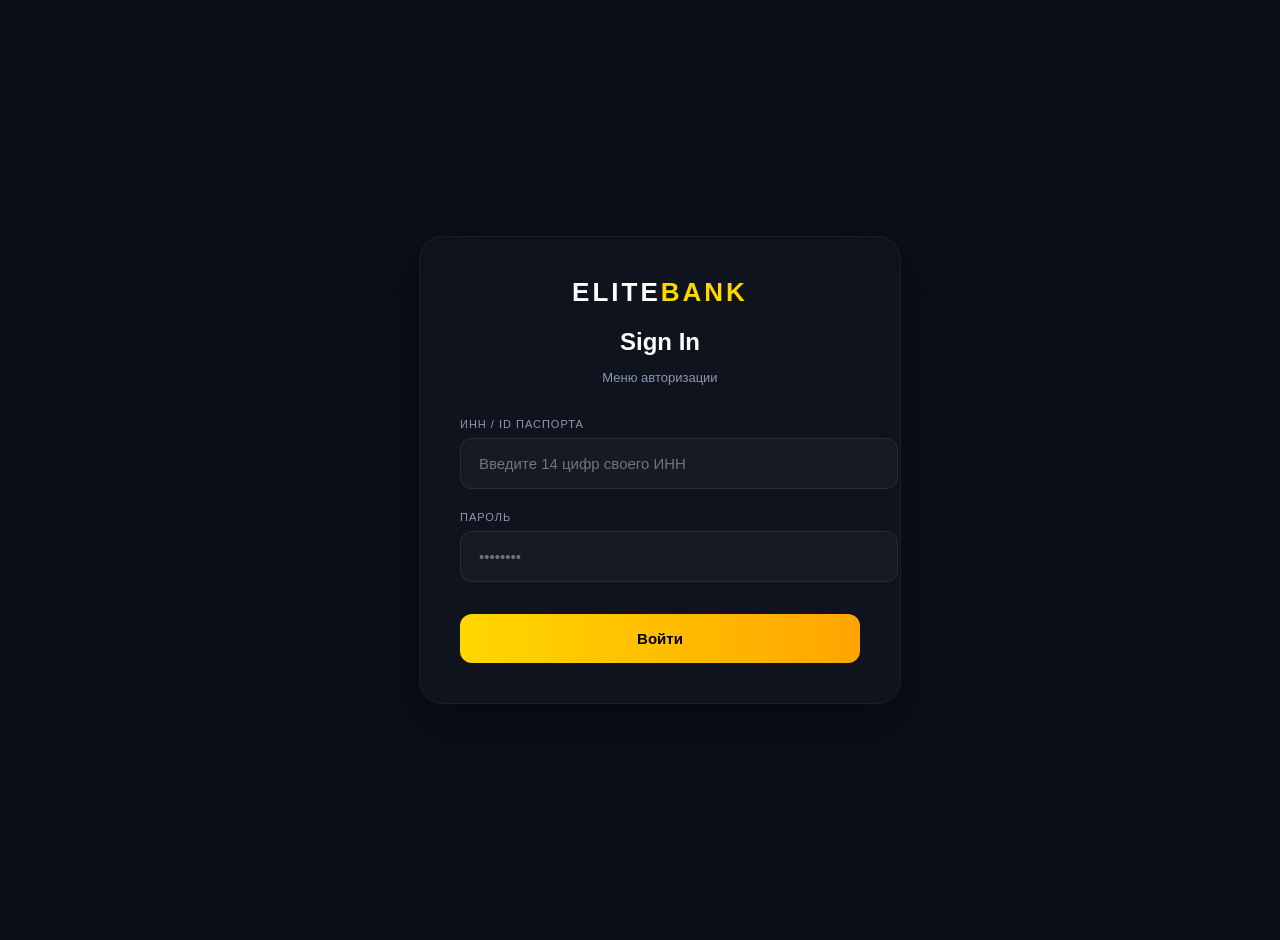
<file: index.html>
<!DOCTYPE html>
<html lang="en">
<head>
    <meta charset="UTF-8">
    <title>Elite Bank — Sign In</title>
    <link rel="stylesheet" href="style.css">
</head>
<body class="auth-body">


    <main class="login-wrapper">
        

        <div class="auth-card">
            
          
            <div class="auth-logo">ELITE<span>BANK</span></div>
            
            <h2>Sign In</h2>
            <p class="auth-subtitle">Меню авторизации</p>

          
<form action="glavnaya.html" method="get" class="auth-form">
    
   
    <div class="input-group">
        <label for="inn-field">ИНН / ID паспорта</label>
        <input type="text" id="inn-field" placeholder="Введите 14 цифр своего ИНН" required autocomplete="off">
    </div>

    <div class="input-group">
        <label for="pass-field">Пароль</label>
        <input type="password" id="pass-field" placeholder="••••••••" required>
    </div>

    <button type="submit" class="submit-auth-btn">
        Войти
    </button>

</form>

        </div>
    </main>

</body>
</html>
</file>
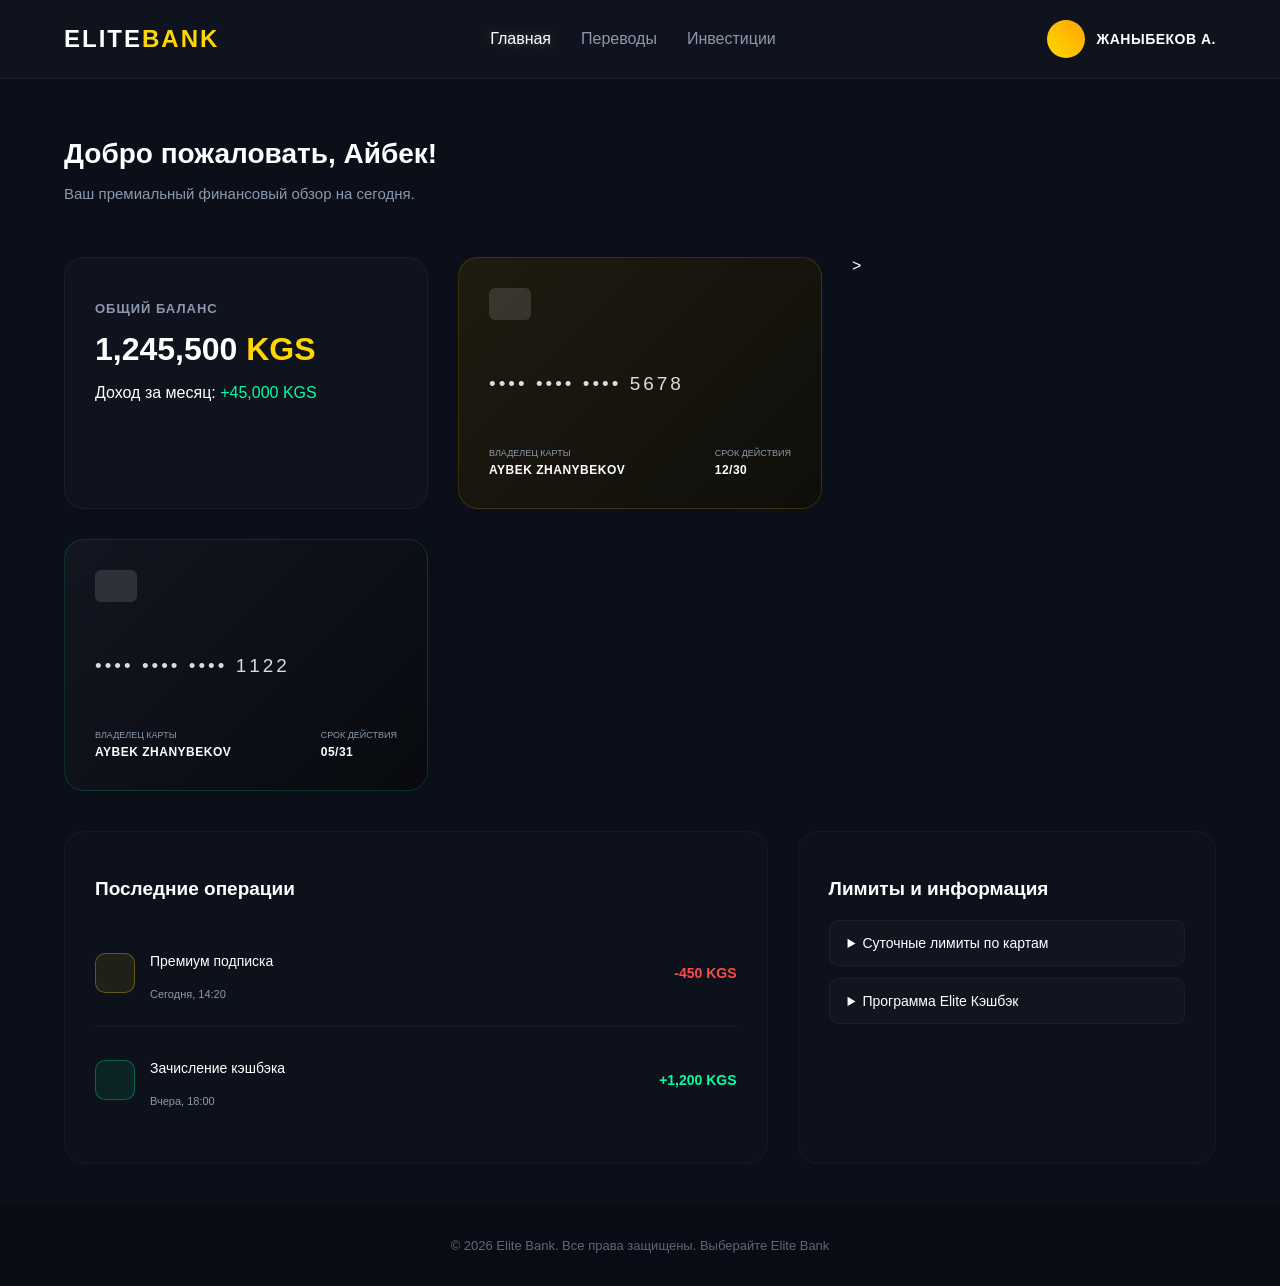
<file: glavnaya.html>
<!DOCTYPE html>
<html lang="en">
<head>
    <meta charset="UTF-8">
    <title>Elite Bank — Панель управления</title>
    <link rel="stylesheet" href="style.css">
</head>
<body>

  
    <header class="header">
        <div class="logo">ELITE<span>BANK</span></div>
        <nav class="nav">
            <a href="glavnaya.html" class="nav-link active">Главная</a>
            <a href="perevod.html" class="nav-link">Переводы</a>
            <a href="invest.html" class="nav-link">Инвестиции</a>
        </nav>
        <div class="user-profile">
            <div class="avatar"></div>
       
            <a href="index.html" class="logout-link" title="Выйти из аккаунта">
                <span class="user-name">ЖАНЫБЕКОВ А.</span>
            </a>
        </div>
    </header>


    <main class="main-container">

       
        <div class="welcome-block">
            <h1>Добро пожаловать, Айбек!</h1>
            <p>Ваш премиальный финансовый обзор на сегодня.</p>
        </div>

       
        <section class="grid-section">
            
      
            <div class="card balance-card">
                <h3>Общий баланс</h3>
                <div class="amount">1,245,500 <span>KGS</span></div>
                <div class="balance-info">
                    <p>Доход за месяц: <span class="green">+45,000 KGS</span></p>
                </div>
            </div>

           
            <div class="card bank-card gold">
                <div class="card-chip"></div>
                <div class="card-number">•••• •••• •••• 5678</div>
                <div class="card-footer">
                    <div>
                        <span class="label">ВЛАДЕЛЕЦ КАРТЫ</span>
                        <span class="val">AYBEK ZHANYBEKOV</span>
                    </div>
                    <div>
                        <span class="label">СРОК ДЕЙСТВИЯ</span>
                        <span class="val">12/30</span>
                    </div>
                </div>
            </div>

        >
            <div class="card bank-card black">
                <div class="card-chip"></div>
                <div class="card-number">•••• •••• •••• 1122</div>
                <div class="card-footer">
                    <div>
                        <span class="label">ВЛАДЕЛЕЦ КАРТЫ</span>
                        <span class="val">AYBEK ZHANYBEKOV</span>
                    </div>
                    <div>
                        <span class="label">СРОК ДЕЙСТВИЯ</span>
                        <span class="val">05/31</span>
                    </div>
                </div>
            </div>

        </section>

      
        <section class="flex-section">
            
            
            <div class="history-block">
                <h2>Последние операции</h2>
                
                <div class="transaction">
                    <div class="tx-info">
                        <div class="tx-icon sub"></div>
                        <div>
                            <h4>Премиум подписка</h4>
                            <p>Сегодня, 14:20</p>
                        </div>
                    </div>
                    <span class="tx-amount minus">-450 KGS</span>
                </div>

                <div class="transaction">
                    <div class="tx-info">
                        <div class="tx-icon ref"></div>
                        <div>
                            <h4>Зачисление кэшбэка</h4>
                            <p>Вчера, 18:00</p>
                        </div>
                    </div>
                    <span class="tx-amount plus">+1,200 KGS</span>
                </div>
            </div>

         
            <div class="info-block">
                <h2>Лимиты и информация</h2>
                
              
                <details class="accordion">
                    <summary>Суточные лимиты по картам</summary>
                    <p>Лимит на снятие наличных: 500,000 KGS в день. Онлайн-покупки: Без ограничений с премиальным статусом безопасности.</p>
                </details>
                
                <details class="accordion">
                    <summary>Программа Elite Кэшбэк</summary>
                    <p>Получайте до 5% кэшбэка в категории «IT и Образование», 3% на транспорт и 1% на все остальные покупки.</p>
                </details>
            </div>

        </section>

    </main>


    <footer class="footer">
        <p> &copy; 2026 Elite Bank. Все права защищены. Выберайте Elite Bank</p>
    </footer>

</body>
</html>
</file>
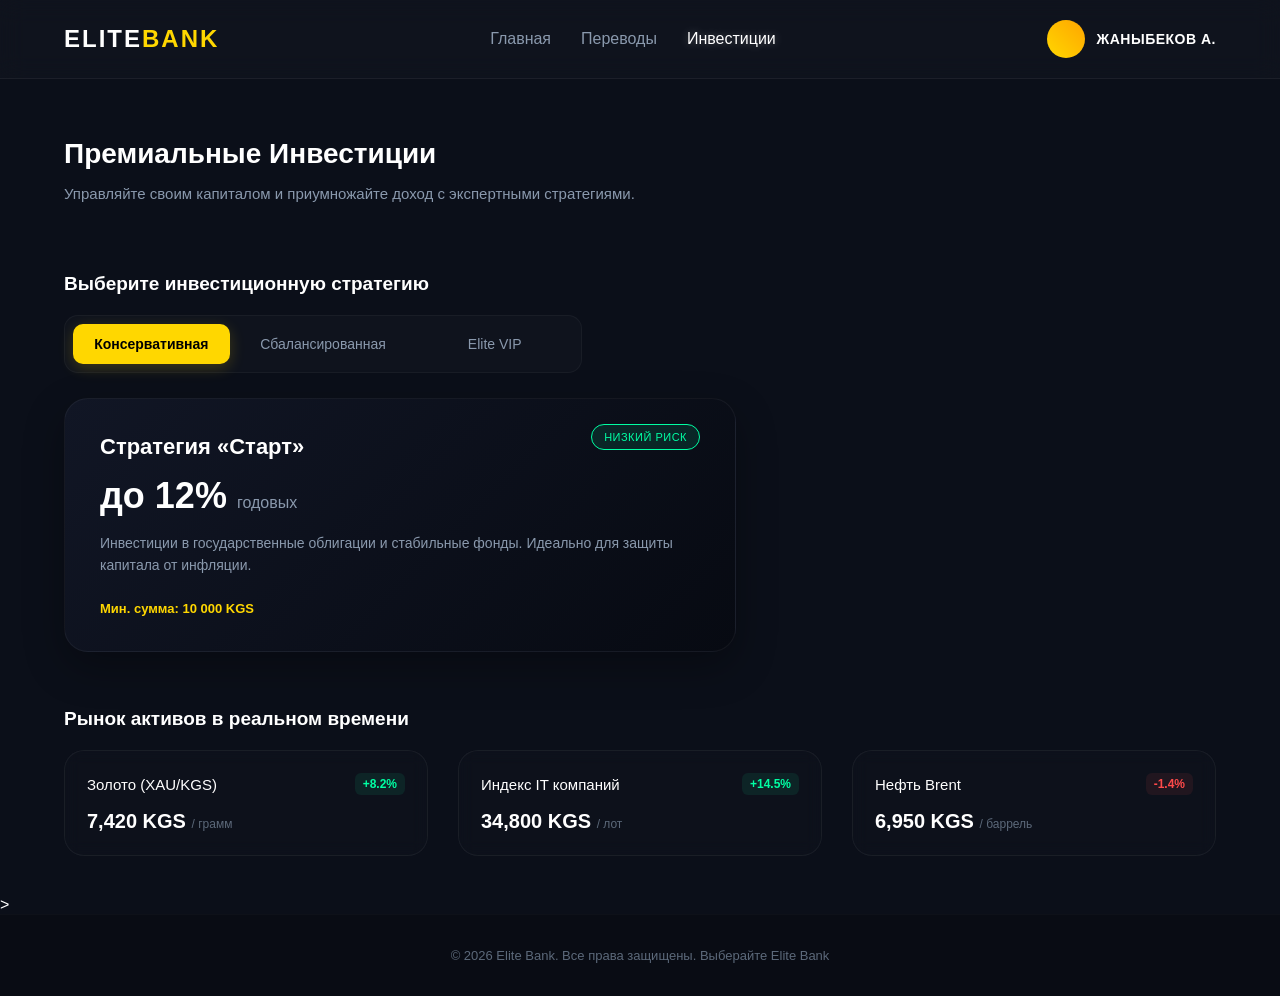
<file: invest.html>
<!DOCTYPE html>
<html lang="en">
<head>
    <meta charset="UTF-8">
    <title>Elite Bank — Инвестиции</title>
    <link rel="stylesheet" href="style.css">
</head>
<body>
    <header class="header">
        <div class="logo">ELITE<span>BANK</span></div>
        <nav class="nav">
            <a href="glavnaya.html" class="nav-link">Главная</a>
            <a href="perevod.html" class="nav-link">Переводы</a>
            <a href="invest.html" class="nav-link active">Инвестиции</a>
        </nav>
        <div class="user-profile">
            <div class="avatar"></div>
            <a href="index.html" class="logout-link" title="Выйти">
                <span class="user-name">ЖАНЫБЕКОВ А.</span>
            </a>
        </div>
    </header>


    <main class="main-container">

        <div class="welcome-block">
            <h1>Премиальные Инвестиции</h1>
            <p>Управляйте своим капиталом и приумножайте доход с экспертными стратегиями.</p>
        </div>

      
        <section class="tabs-section">
            <h2>Выберите инвестиционную стратегию</h2>
            
         
            <input type="radio" name="tariff-tab" id="tab-start" checked class="tab-switch">
            <input type="radio" name="tariff-tab" id="tab-balance" class="tab-switch">
            <input type="radio" name="tariff-tab" id="tab-vip" class="tab-switch">

            <div class="tab-buttons">
                <label for="tab-start" class="tab-btn">Консервативная</label>
                <label for="tab-balance" class="tab-btn">Сбалансированная</label>
                <label for="tab-vip" class="tab-btn">Elite VIP</label>
            </div>


            <div class="tab-content-wrapper">
                
                <div class="tariff-card content-start">
                    <div class="tariff-badge">Низкий риск</div>
                    <h3>Стратегия «Старт»</h3>
                    <div class="yield">до 12% <span>годовых</span></div>
                    <p>Инвестиции в государственные облигации и стабильные фонды. Идеально для защиты капитала от инфляции.</p>
                    <div class="min-amount">Мин. сумма: 10 000 KGS</div>
                </div>

                <div class="tariff-card content-balance">
                    <div class="tariff-badge silver">Средний риск</div>
                    <h3>Стратегия «Баланс»</h3>
                    <div class="yield">до 24% <span>годовых</span></div>
                    <p>Портфель из акций крупнейших технологических компаний (IT) и золота. Оптимальное соотношение риска и доходности.</p>
                    <div class="min-amount">Мин. сумма: 50 000 KGS</div>
                </div>

                <div class="tariff-card content-vip">
                    <div class="tariff-badge gold">Высокий доход</div>
                    <h3>Стратегия «Elite VIP»</h3>
                    <div class="yield">до 45% <span>годовых</span></div>
                    <p>Высокодоходные инвестиционные инструменты, венчурные фонды и криптоактивы под управлением ИИ.</p>
                    <div class="min-amount">Мин. сумма: 200 000 KGS</div>
                </div>

            </div>
        </section>

    
        <section class="assets-section">
            <h2>Рынок активов в реальном времени</h2>
            
            <div class="grid-section">
                
           
                <div class="card asset-card">
                    <div class="asset-header">
                        <h4>Золото (XAU/KGS)</h4>
                        <span class="trend plus">+8.2%</span>
                    </div>
                    <div class="asset-price">7,420 KGS <span class="unit">/ грамм</span></div>
                </div>

                <div class="card asset-card">
                    <div class="asset-header">
                        <h4>Индекс IT компаний</h4>
                        <span class="trend plus">+14.5%</span>
                    </div>
                    <div class="asset-price">34,800 KGS <span class="unit">/ лот</span></div>
                </div>


                <div class="card asset-card">
                    <div class="asset-header">
                        <h4>Нефть Brent</h4>
                        <span class="trend minus">-1.4%</span>
                    </div>
                    <div class="asset-price">6,950 KGS <span class="unit">/ баррель</span></div>
                </div>

            </div>
        </section>

    </main>

>
    <footer class="footer">
        <p> &copy; 2026 Elite Bank. Все права защищены. Выберайте Elite Bank</p>
    </footer>

</body>
</html>
</file>
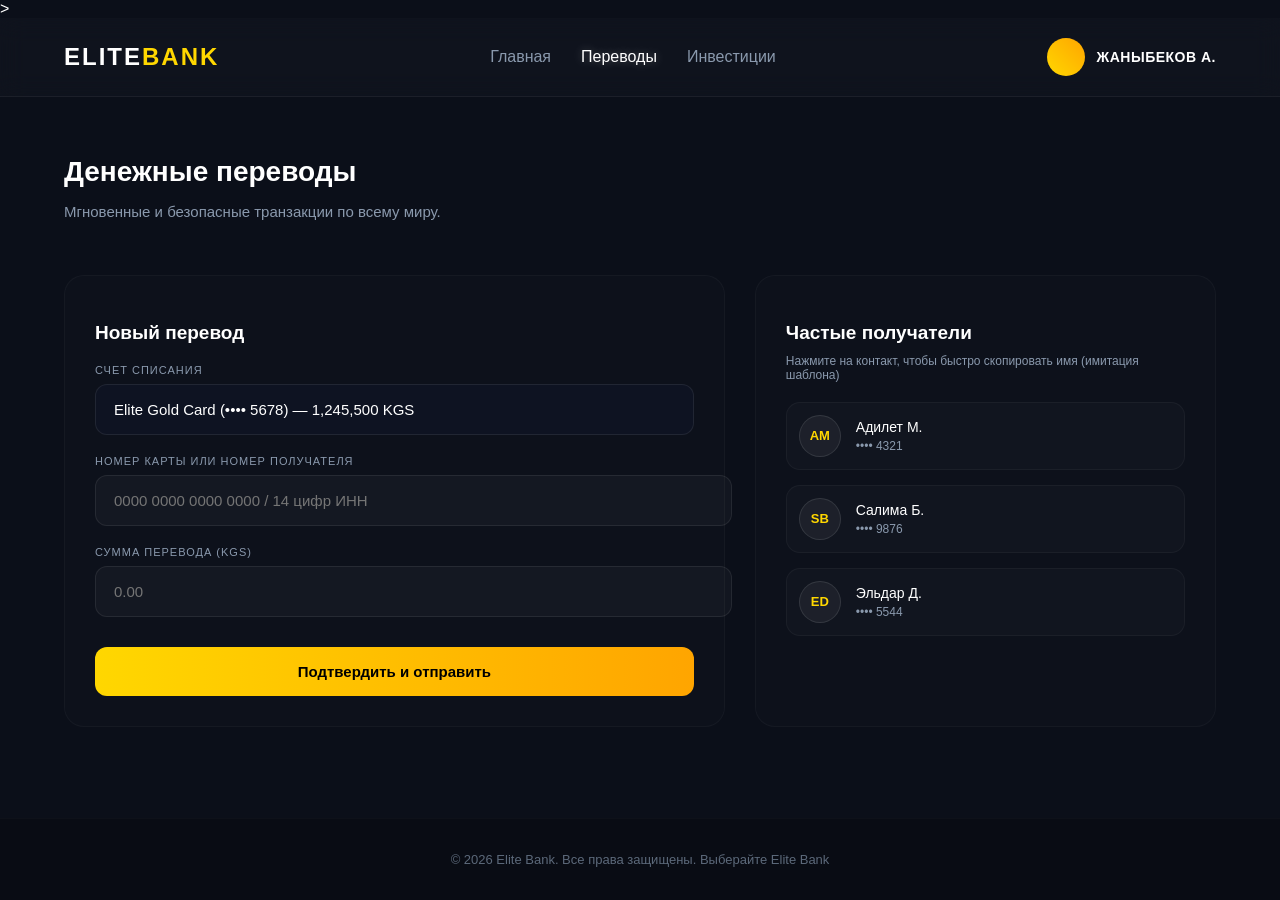
<file: perevod.html>
<!DOCTYPE html>
<html lang="en">
<head>
    <meta charset="UTF-8">
    <title>Elite Bank — Переводы</title>
    <link rel="stylesheet" href="style.css">
</head>
<body>
>
    <header class="header">
        <div class="logo">ELITE<span>BANK</span></div>
        <nav class="nav">
            <a href="glavnaya.html" class="nav-link">Главная</a>
            <a href="perevod.html" class="nav-link active">Переводы</a>
            <a href="invest.html" class="nav-link">Инвестиции</a>
        </nav>
        <div class="user-profile">
            <div class="avatar"></div>
            <a href="index.html" class="logout-link" title="Выйти">
                <span class="user-name">ЖАНЫБЕКОВ А.</span>
            </a>
        </div>
    </header>

    <main class="main-container">

        <div class="welcome-block">
            <h1>Денежные переводы</h1>
            <p>Мгновенные и безопасные транзакции по всему миру.</p>
        </div>

        <section class="flex-section">
            
           
            <div class="transfer-form-block">
                <h2>Новый перевод</h2>
                
                
                <form action="perevod.html" method="get" class="transfer-form">
                    
                  
                    <div class="input-group">
                        <label for="source-card">Счет списания</label>
                        <select id="source-card" class="styled-select" required>
                            <option value="gold">Elite Gold Card (•••• 5678) — 1,245,500 KGS</option>
                            <option value="black">Elite Black Card (•••• 1122) — 0 KGS</option>
                        </select>
                    </div>

                    <div class="input-group">
                        <label for="destination">Номер карты или номер получателя</label>
                        <input type="text" id="destination" placeholder="0000 0000 0000 0000 / 14 цифр ИНН" required autocomplete="off">
                    </div>

                  
                    <div class="input-group">
                        <label for="amount">Сумма перевода (KGS)</label>
                        <input type="number" id="amount" placeholder="0.00" min="1" max="500000" required>
                    </div>

               
                    <button type="submit" class="submit-transfer-btn">
                        Подтвердить и отправить
                    </button>

                </form>
            </div>

           
            <div class="contacts-block">
                <h2>Частые получатели</h2>
                <p class="section-desc">Нажмите на контакт, чтобы быстро скопировать имя (имитация шаблона)</p>
                
                <div class="contact-list">
                    
               
                    <div class="contact-item">
                        <div class="contact-avatar">AM</div>
                        <div class="contact-info">
                            <h4>Адилет М.</h4>
                            <p>•••• 4321</p>
                        </div>
                    </div>

                   
                    <div class="contact-item">
                        <div class="contact-avatar">SB</div>
                        <div class="contact-info">
                            <h4>Салима Б.</h4>
                            <p>•••• 9876</p>
                        </div>
                    </div>

                
                    <div class="contact-item">
                        <div class="contact-avatar">ED</div>
                        <div class="contact-info">
                            <h4>Эльдар Д.</h4>
                            <p>•••• 5544</p>
                        </div>
                    </div>

                </div>
            </div>

        </section>

    </main>

   
    <footer class="footer">
    <p> &copy; 2026 Elite Bank. Все права защищены. Выберайте Elite Bank</p>
    </footer>

</body>
</html>
</file>
<file: style.css>
.auth-body {
    margin: 0;
    padding: 0;
    box-sizing: border-box;
    font-family: 'Segoe UI', Tahoma, Geneva, Verdana, sans-serif;
    background-color: #0b0f19;
    color: #ffffff;
    overflow-x: hidden;
}


.login-wrapper {
    width: 100%;
    min-height: 100vh;
    display: flex;
    justify-content: center; 
    align-items: center;    
    padding: 20px;
}


.auth-card {
    background: rgba(255, 255, 255, 0.02);
    border: 1px solid rgba(255, 255, 255, 0.05);
    border-radius: 24px;
    padding: 40px;
    width: 100%;
    max-width: 400px; 
    backdrop-filter: blur(12px);
    box-shadow: 0 20px 50px rgba(0, 0, 0, 0.4);
    text-align: center;
}


.auth-logo {
    font-size: 26px;
    font-weight: 800;
    letter-spacing: 3px;
    margin-bottom: 20px;
}

.auth-logo span {
    color: #ffd700; 
}

.auth-card h2 {
    font-size: 24px;
    font-weight: 600;
    margin-bottom: 8px;
}

.auth-subtitle {
    font-size: 13px;
    color: #8a99ad;
    margin-bottom: 30px;
    line-height: 1.4;
}


.auth-form {
    display: flex;
    flex-direction: column;
    gap: 22px;
    text-align: left; 
}

.input-group {
    display: flex;
    flex-direction: column;
    gap: 8px;
}

.input-group label {
    font-size: 11px;
    color: #8a99ad;
    text-transform: uppercase;
    letter-spacing: 1px;
}


.input-group input {
    width: 100%;
    background: rgba(255, 255, 255, 0.03);
    border: 1px solid rgba(255, 255, 255, 0.08);
    border-radius: 12px;
    padding: 16px 18px;
    color: #ffffff;
    font-size: 15px;
    outline: none;
    transition: border-color 0.3s ease, box-shadow 0.3s ease, background-color 0.3s ease;
}


.input-group input:hover {
    border-color: rgba(255, 255, 255, 0.15);
}

.input-group input:focus {
    border-color: #ffd700; 
    box-shadow: 0 0 15px rgba(255, 215, 0, 0.15);
    background-color: rgba(255, 215, 0, 0.01);
}


.submit-auth-btn {
    width: 100%;
    background: linear-gradient(90deg, #ffd700, #ffa500);
    border: none;
    color: #000000;
    padding: 16px;
    border-radius: 12px;
    font-weight: 700;
    font-size: 15px;
    cursor: pointer;
    margin-top: 10px;
    transition: transform 0.2s ease, box-shadow 0.3s ease;
}

.submit-auth-btn:hover {
    transform: translateY(-2px); 
    box-shadow: 0 10px 20px rgba(255, 215, 0, 0.25);
}

.submit-auth-btn:active {
    transform: translateY(1px); 
}



body {
    margin: 0;
    padding: 0;
    box-sizing: border-box;
    font-family: 'Segoe UI', Tahoma, Geneva, Verdana, sans-serif;
    background-color: #0b0f19;
    color: #ffffff;
    min-height: 100vh;
    display: flex;
    flex-direction: column;
}


.header {
    background: rgba(255, 255, 255, 0.02);
    backdrop-filter: blur(12px); 
    border-bottom: 1px solid rgba(255, 255, 255, 0.05);
    display: flex;
    justify-content: space-between;
    align-items: center;
    padding: 20px 5%;
    position: sticky;
    top: 0;
    z-index: 100;
}

.logo {
    font-size: 24px;
    font-weight: 800;
    letter-spacing: 2px;
}

.logo span {
    color: #ffd700;
}

.nav {
    display: flex;
    gap: 30px;
}

.nav-link {
    color: #8a99ad;
    text-decoration: none;
    font-weight: 500;
    transition: color 0.3s ease, text-shadow 0.3s ease;
}

.nav-link:hover, .nav-link.active {
    color: #ffffff;
    text-shadow: 0 0 10px rgba(255, 255, 255, 0.3);
}

.user-profile {
    display: flex;
    align-items: center;
    gap: 12px;
}

.logout-link {
    text-decoration: none;
    color: inherit;
    transition: color 0.3s;
}

.logout-link:hover {
    color: #ff4a4a; 
}

.avatar {
    width: 38px;
    height: 38px;
    background: linear-gradient(45deg, #ffd700, #ffa500);
    border-radius: 50%;
}

.user-name {
    font-size: 14px;
    font-weight: 600;
    letter-spacing: 0.5px;
}


.main-container {
    flex: 1;
    padding: 40px 5%;
    display: flex;
    flex-direction: column;
    gap: 40px;
}

.welcome-block h1 {
    font-size: 28px;
    font-weight: 700;
    margin-bottom: 6px;
}

.welcome-block p {
    color: #8a99ad;
    font-size: 15px;
}


.grid-section {
    display: grid;
    grid-template-columns: repeat(auto-fit, minmax(300px, 1fr));
    gap: 30px;
}


.card {
    background: rgba(255, 255, 255, 0.02);
    border: 1px solid rgba(255, 255, 255, 0.05);
    border-radius: 20px;
    padding: 30px;
    backdrop-filter: blur(8px);
    transition: transform 0.3s ease, box-shadow 0.3s ease, border-color 0.3s ease;
}

.card:hover {
    transform: translateY(-6px); 
    border-color: rgba(255, 255, 255, 0.12);
}

.balance-card h3 {
    color: #8a99ad;
    font-size: 13px;
    text-transform: uppercase;
    letter-spacing: 1px;
    margin-bottom: 15px;
}

.balance-card .amount {
    font-size: 32px;
    font-weight: 700;
    margin-bottom: 12px;
}

.balance-card .amount span {
    color: #ffd700;
}

.green { color: #00ffa3; }


.bank-card {
    position: relative;
    height: 190px;
    display: flex;
    flex-direction: column;
    justify-content: space-between;
}


.bank-card.gold {
    background: linear-gradient(135deg, #1e1b10 0%, #0f0e0a 100%);
    border: 1px solid rgba(255, 215, 0, 0.15);
}
.bank-card.gold:hover {
    box-shadow: 0 12px 25px rgba(255, 215, 0, 0.08);
}


.bank-card.black {
    background: linear-gradient(135deg, #121620 0%, #080a0f 100%);
    border: 1px solid rgba(0, 255, 163, 0.15);
}
.bank-card.black:hover {
    box-shadow: 0 12px 25px rgba(0, 255, 163, 0.08);
}

.card-chip {
    width: 42px;
    height: 32px;
    background: rgba(255, 255, 255, 0.12);
    border-radius: 6px;
}

.card-number {
    font-size: 19px;
    letter-spacing: 3px;
    color: rgba(255, 255, 255, 0.85);
}

.card-footer {
    display: flex;
    justify-content: space-between;
}

.label {
    display: block;
    font-size: 9px;
    color: #8a99ad;
    text-transform: uppercase;
    margin-bottom: 2px;
}

.val {
    font-size: 12px;
    font-weight: 600;
    letter-spacing: 0.5px;
}


.flex-section {
    display: flex;
    flex-wrap: wrap;
    gap: 30px;
}

.history-block {
    flex: 1.8;
    min-width: 300px;
    background: rgba(255, 255, 255, 0.01);
    border: 1px solid rgba(255, 255, 255, 0.03);
    border-radius: 20px;
    padding: 30px;
}

.info-block {
    flex: 1; 
    min-width: 300px;
    background: rgba(255, 255, 255, 0.01);
    border: 1px solid rgba(255, 255, 255, 0.03);
    border-radius: 20px;
    padding: 30px;
}

h2 {
    font-size: 19px;
    margin-bottom: 20px;
    font-weight: 600;
}


.transaction {
    display: flex;
    justify-content: space-between;
    align-items: center;
    padding: 15px 0;
    border-bottom: 1px solid rgba(255, 255, 255, 0.04);
}

.transaction:last-child {
    border-bottom: none;
}

.tx-info {
    display: flex;
    align-items: center;
    gap: 15px;
}

.tx-icon {
    width: 38px;
    height: 38px;
    border-radius: 10px;
}
.tx-icon.sub { background: rgba(255, 215, 0, 0.08); border: 1px solid rgba(255, 215, 0, 0.3); }
.tx-icon.ref { background: rgba(0, 255, 163, 0.08); border: 1px solid rgba(0, 255, 163, 0.3); }

.transaction h4 { font-size: 14px; font-weight: 500; }
.transaction p { font-size: 11px; color: #8a99ad; margin-top: 2px; }

.tx-amount { font-weight: 600; font-size: 14px; }
.tx-amount.minus { color: #ff4a4a; }
.tx-amount.plus { color: #00ffa3; }


.accordion {
    background: rgba(255, 255, 255, 0.02);
    margin-bottom: 12px;
    border-radius: 10px;
    overflow: hidden;
    border: 1px solid rgba(255, 255, 255, 0.04);
}

summary {
    padding: 14px 18px;
    font-weight: 500;
    font-size: 14px;
    cursor: pointer;
    outline: none;
    user-select: none;
    transition: background 0.2s, color 0.2s;
}

summary:hover {
    background: rgba(255, 255, 255, 0.04);
    color: #ffd700;
}

.accordion p {
    padding: 15px 18px;
    font-size: 13px;
    color: #8a99ad;
    line-height: 1.6;
    background: rgba(0, 0, 0, 0.15);
    border-top: 1px solid rgba(255, 255, 255, 0.02);
}

.footer {
    background: rgba(0, 0, 0, 0.2);
    padding: 20px;
    text-align: center;
    color: #5c697a;
    font-size: 13px;
    margin-top: auto;
    border-top: 1px solid rgba(255, 255, 255, 0.02);
}

.transfer-form-block {
    flex: 1.5;
    min-width: 300px;
    background: rgba(255, 255, 255, 0.01);
    border: 1px solid rgba(255, 255, 255, 0.03);
    border-radius: 20px;
    padding: 30px;
}

.contacts-block {
    flex: 1; 
    min-width: 300px;
    background: rgba(255, 255, 255, 0.01);
    border: 1px solid rgba(255, 255, 255, 0.03);
    border-radius: 20px;
    padding: 30px;
}

.section-desc {
    font-size: 12px;
    color: #8a99ad;
    margin-top: -10px;
    margin-bottom: 20px;
}


.transfer-form {
    display: flex;
    flex-direction: column;
    gap: 20px;
}


.styled-select {
    width: 100%;
    background: #0e1322; 
    border: 1px solid rgba(255, 255, 255, 0.08);
    border-radius: 12px;
    padding: 16px 18px;
    color: #ffffff;
    font-size: 15px;
    outline: none;
    cursor: pointer;
    appearance: none; 
    -webkit-appearance: none;
    transition: border-color 0.3s;
}

.styled-select:focus {
    border-color: #ffd700;
}


.submit-transfer-btn {
    width: 100%;
    background: linear-gradient(90deg, #ffd700, #ffa500);
    border: none;
    color: #000000;
    padding: 16px;
    border-radius: 12px;
    font-weight: 700;
    font-size: 15px;
    cursor: pointer;
    margin-top: 10px;
    transition: transform 0.2s, box-shadow 0.3s;
}

.submit-transfer-btn:hover {
    transform: translateY(-2px);
    box-shadow: 0 10px 20px rgba(255, 215, 0, 0.25);
}


.contact-list {
    display: flex;
    flex-direction: column;
    gap: 15px;
}

.contact-item {
    display: flex;
    align-items: center;
    gap: 15px;
    padding: 12px;
    background: rgba(255, 255, 255, 0.02);
    border: 1px solid rgba(255, 255, 255, 0.04);
    border-radius: 14px;
    cursor: pointer;
    transition: background 0.2s, border-color 0.2s, transform 0.2s;
}

.contact-item:hover {
    background: rgba(255, 215, 0, 0.03);
    border-color: rgba(255, 215, 0, 0.2);
    transform: translateX(4px);
}

.contact-avatar {
    width: 40px;
    height: 40px;
    background: rgba(255, 255, 255, 0.05);
    border: 1px solid rgba(255, 255, 255, 0.1);
    border-radius: 50%;
    display: flex;
    justify-content: center;
    align-items: center;
    font-size: 13px;
    font-weight: 600;
    color: #ffd700;
}

.contact-info h4 {
    margin: 0;
    font-size: 14px;
    font-weight: 500;
}

.contact-info p {
    margin: 4px 0 0 0;
    font-size: 12px;
    color: #8a99ad;
}


.tab-switch {
    display: none;
}


.tab-buttons {
    display: flex;
    gap: 15px;
    margin-bottom: 25px;
    background: rgba(255, 255, 255, 0.02);
    padding: 8px;
    border-radius: 14px;
    border: 1px solid rgba(255, 255, 255, 0.04);
    max-width: 500px;
}


.tab-btn {
    flex: 1;
    text-align: center;
    padding: 12px;
    border-radius: 10px;
    cursor: pointer;
    font-size: 14px;
    font-weight: 500;
    color: #8a99ad;
    transition: all 0.3s ease;
}

.tab-btn:hover {
    color: #ffffff;
    background: rgba(255, 255, 255, 0.03);
}


.tariff-card {
    display: none;
    background: linear-gradient(135deg, #111625 0%, #070a12 100%);
    border: 1px solid rgba(255, 255, 255, 0.05);
    border-radius: 24px;
    padding: 35px;
    position: relative;
    max-width: 600px;
    box-shadow: 0 15px 40px rgba(0,0,0,0.3);
}

#tab-start:checked ~ .tab-buttons label[for="tab-start"],
#tab-balance:checked ~ .tab-buttons label[for="tab-balance"],
#tab-vip:checked ~ .tab-buttons label[for="tab-vip"] {
    background: #ffd700;
    color: #000000;
    font-weight: 600;
    box-shadow: 0 4px 15px rgba(255, 215, 0, 0.2);
}

#tab-start:checked ~ .tab-content-wrapper .content-start,
#tab-balance:checked ~ .tab-content-wrapper .content-balance,
#tab-vip:checked ~ .tab-content-wrapper .content-vip {
    display: block; 
}


.tariff-badge {
    position: absolute;
    top: 25px;
    right: 35px;
    background: rgba(0, 255, 163, 0.1);
    border: 1px solid #00ffa3;
    color: #00ffa3;
    padding: 6px 12px;
    border-radius: 20px;
    font-size: 11px;
    text-transform: uppercase;
    letter-spacing: 0.5px;
}
.tariff-badge.silver { border-color: #8a99ad; color: #8a99ad; background: rgba(138, 153, 173, 0.1); }
.tariff-badge.gold { border-color: #ffd700; color: #ffd700; background: rgba(255, 215, 0, 0.1); }

.tariff-card h3 { font-size: 22px; margin: 0 0 15px 0; }
.yield { font-size: 36px; font-weight: 700; color: #ffffff; margin-bottom: 15px; }
.yield span { font-size: 16px; color: #8a99ad; font-weight: 400; }
.tariff-card p { color: #8a99ad; font-size: 14px; line-height: 1.6; margin-bottom: 25px; }
.min-amount { font-size: 13px; font-weight: 600; color: #ffd700; }

.asset-card {
    background: rgba(255, 255, 255, 0.01);
    padding: 22px;
}
.asset-header {
    display: flex;
    justify-content: space-between;
    align-items: center;
    margin-bottom: 15px;
}
.asset-header h4 { margin: 0; font-size: 15px; font-weight: 500; }
.trend { font-size: 12px; font-weight: 600; padding: 4px 8px; border-radius: 6px; }
.trend.plus { background: rgba(0, 255, 163, 0.08); color: #00ffa3; }
.trend.minus { background: rgba(255, 74, 74, 0.08); color: #ff4a4a; }
.asset-price { font-size: 20px; font-weight: 700; }
.unit { font-size: 12px; color: #5c697a; font-weight: 400; }
</file>
